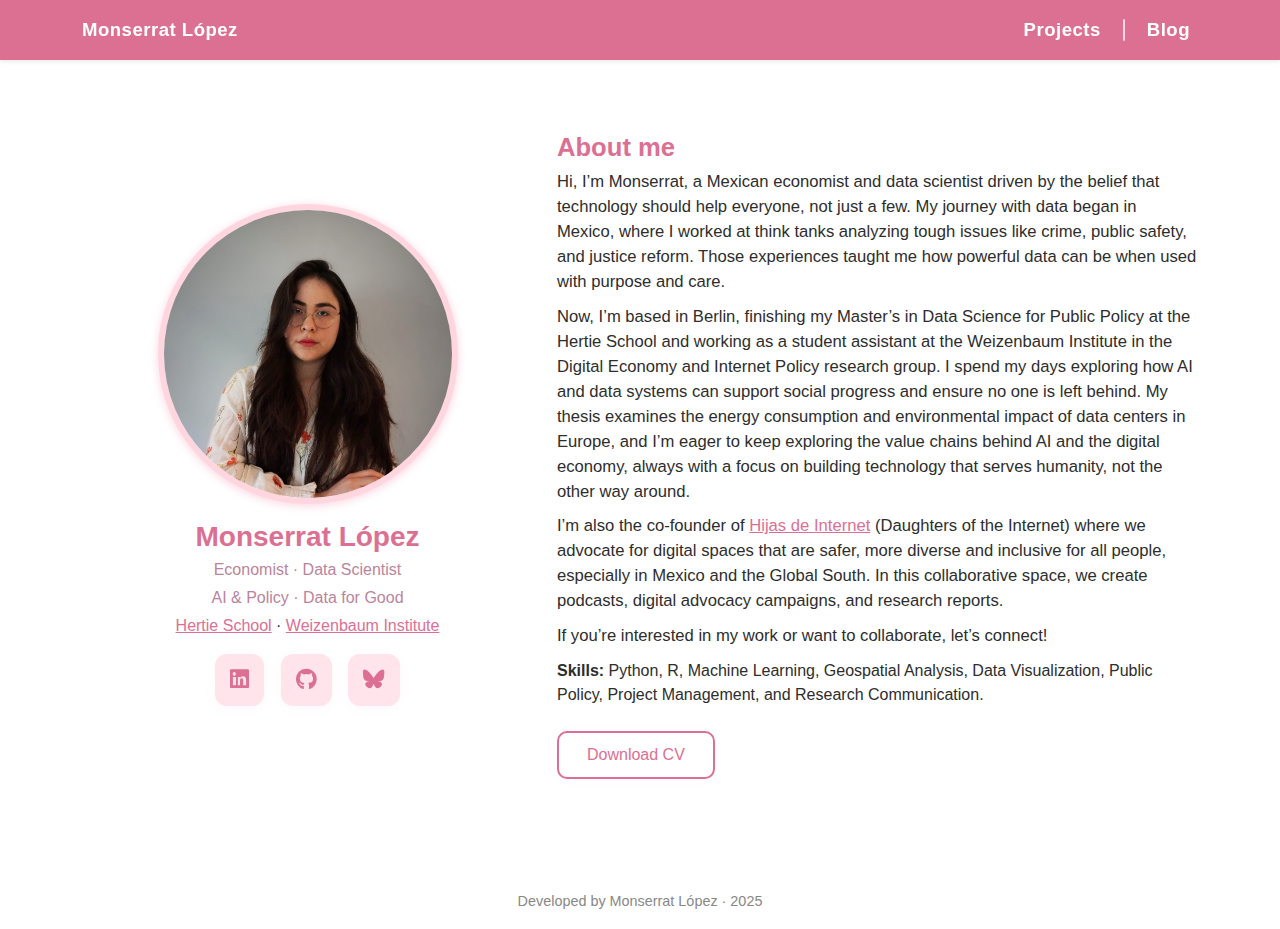
<file: index.html>
<!DOCTYPE html>
<html lang="en">
<head>
  <meta charset="UTF-8">
  <title>Monserrat López | Portfolio</title>
  <link rel="icon" type="image/png" href="static/favicon.png">
  <link rel="shortcut icon" href="static/favicon.png">
  <meta name="viewport" content="width=device-width, initial-scale=1">
  <!-- Bootstrap 5 CDN -->
  <link href="https://cdn.jsdelivr.net/npm/bootstrap@5.3.0/dist/css/bootstrap.min.css" rel="stylesheet">
  <link rel="stylesheet" href="static/style.css">
  <!-- Font Awesome 6 CDN for icons -->
  <link rel="stylesheet" href="https://cdnjs.cloudflare.com/ajax/libs/font-awesome/6.5.2/css/all.min.css">
</head>

<body>
<nav class="navbar navbar-expand-lg navbar-peach shadow-sm mb-4">
  <div class="container">
    <a class="navbar-brand fw-bold" href="index.html">Monserrat López</a>
    <button class="navbar-toggler" type="button" data-bs-toggle="collapse" data-bs-target="#navbarNav">
      <span class="navbar-toggler-icon"></span>
    </button>
    <div class="collapse navbar-collapse" id="navbarNav">
      <ul class="navbar-nav ms-auto align-items-center">
        <li class="nav-item"><a class="nav-link" href="projects.html">Projects</a></li>
        <span class="nav-separator d-none d-lg-inline"></span>
        <li class="nav-item"><a class="nav-link" href="blog.html">Blog</a></li>
      </ul>
    </div>
  </div>
</nav>

<div class="container py-5">
  <div class="row justify-content-center align-items-center" style="min-height: 450px;">
    <!-- Left column: Photo + Info + Icons -->
    <div class="col-lg-5 col-md-6 col-12 d-flex flex-column align-items-center text-center">
      <img src="static/profile.jpg" alt="Monserrat López" class="profile-img mb-3">
      <h2 class="fw-bold mb-1" style="color: #db7093;">Monserrat López</h2>
      <div class="profile-title mb-1">Economist · Data Scientist</div>
      <div class="profile-title mb-1">AI & Policy · Data for Good</div>
      <div class="profile-org mb-2">
        <a href="https://www.hertie-school.org/" target="_blank" class="text-peach">Hertie School</a> ·
        <a href="https://www.weizenbaum-institut.de/" target="_blank" class="text-peach">Weizenbaum Institute</a>
      </div>
      <div class="icon-links mt-2">
        <a href="https://www.linkedin.com/in/monserratlopezperez/" target="_blank" class="icon-link" title="LinkedIn">
          <i class="fab fa-linkedin"></i>
        </a>
        <a href="https://github.com/Monlo" target="_blank" class="icon-link" title="GitHub">
          <i class="fab fa-github"></i>
        </a>
        <a href="https://bsky.app/profile/moonlo.bsky.social" target="_blank" class="icon-link" title="Bluesky">
          <i class="fa-brands fa-bluesky"></i>
        </a>
      </div>
    </div>

    <!-- Right column: About/Bio -->
    <div class="col-lg-7 col-md-6 col-12 d-flex flex-column justify-content-center align-items-start">
      <h3 class="bio-title">About me</h3>
      <p class="bio-text">
        Hi, I’m Monserrat, a Mexican economist and data scientist driven by the belief that technology should help everyone, not just a few. My journey with data began in Mexico, where I worked at think tanks analyzing tough issues like crime, public safety, and justice reform. Those experiences taught me how powerful data can be when used with purpose and care.
      </p>
      <p class="bio-text">
        Now, I’m based in Berlin, finishing my Master’s in Data Science for Public Policy at the Hertie School and working as a student assistant at the Weizenbaum Institute in the Digital Economy and Internet Policy research group. I spend my days exploring how AI and data systems can support social progress and ensure no one is left behind. My thesis examines the energy consumption and environmental impact of data centers in Europe, and I’m eager to keep exploring the value chains behind AI and the digital economy, always with a focus on building technology that serves humanity, not the other way around.
      </p>
      <p class="bio-text">
        I’m also the co-founder of
        <a href="https://www.instagram.com/hijasdeinternet/" class="text-peach" target="_blank">Hijas de Internet</a> (Daughters of the Internet)
        where we advocate for digital spaces that are safer, more diverse and inclusive for all people, especially in Mexico and the Global South. In this collaborative space, we create podcasts, digital advocacy campaigns, and research reports.
      </p>
      <p class="bio-text">
        If you’re interested in my work or want to collaborate, let’s connect!
      </p>
      <p><strong>Skills:</strong> Python, R, Machine Learning, Geospatial Analysis, Data Visualization, Public Policy, Project Management, and Research Communication.</p>
      <a href="static/CV_Monserrat_Lopez.pdf" target="_blank" rel="noopener" class="btn btn-outline-peach mt-2">Download CV</a>
    </div>
  </div>
</div>

<footer class="text-center py-3 mt-5" style="font-size: 0.9rem; color: #888;">
  Developed by Monserrat López · 2025
</footer>

<!-- Bootstrap Bundle JS (includes Popper) -->
<script src="https://cdn.jsdelivr.net/npm/bootstrap@5.3.0/dist/js/bootstrap.bundle.min.js"></script>
</body>
</html>
</file>
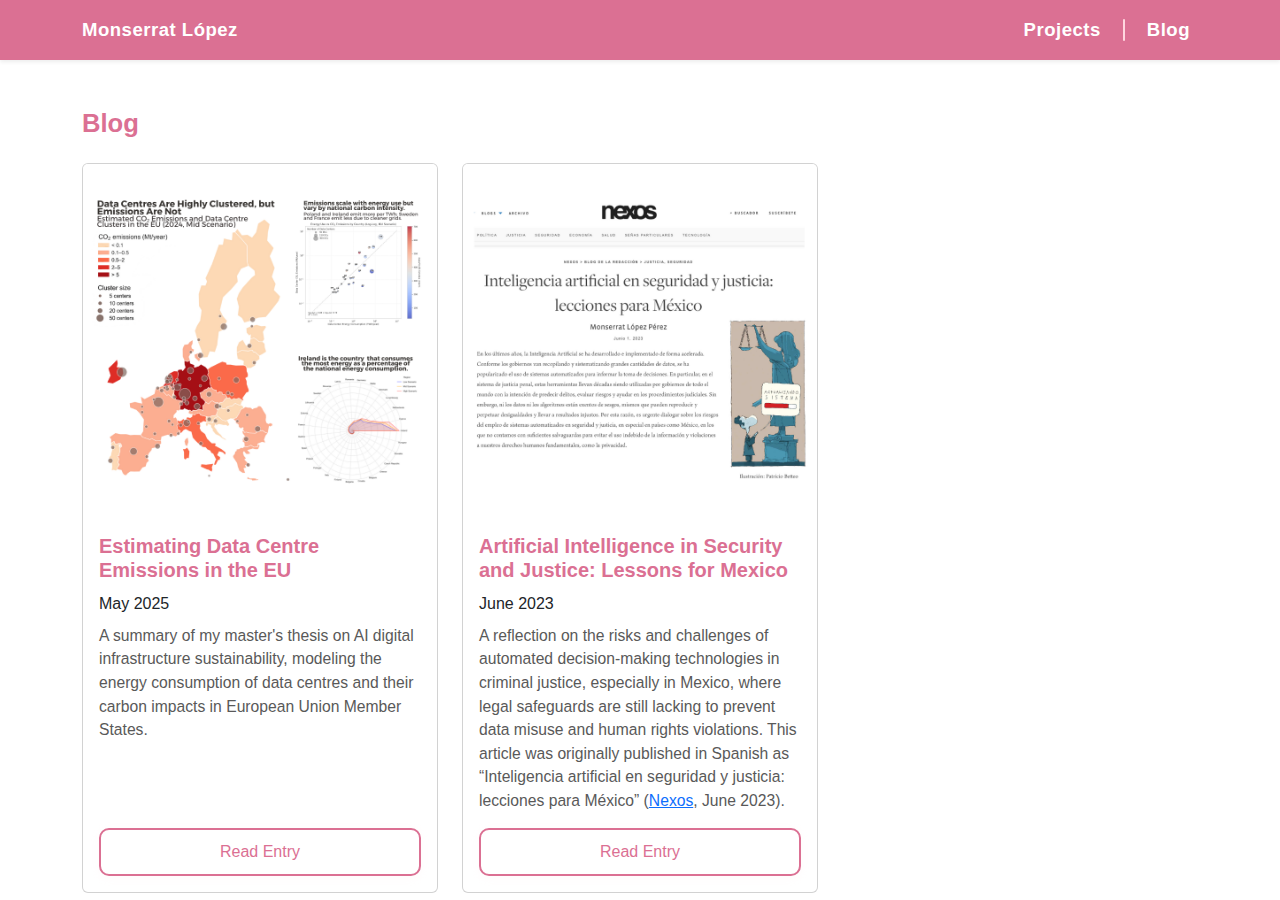
<file: blog.html>
<!DOCTYPE html>
<html lang="en">
<head>
    <meta charset="UTF-8">
    <title>Monserrat López | Portfolio</title>
    <link rel="icon" type="image/png" href="static/favicon.png">
    <link rel="shortcut icon" href="static/favicon.png">
    <meta name="viewport" content="width=device-width, initial-scale=1">
    <!-- Bootstrap 5 CDN -->
    <link href="https://cdn.jsdelivr.net/npm/bootstrap@5.3.0/dist/css/bootstrap.min.css" rel="stylesheet">
    <link rel="stylesheet" href="static/style.css">
    <!-- Font Awesome 6 CDN for icons -->
    <link rel="stylesheet" href="https://cdnjs.cloudflare.com/ajax/libs/font-awesome/6.5.2/css/all.min.css">
</head>
<body>
<nav class="navbar navbar-expand-lg navbar-peach shadow-sm mb-4">
  <div class="container">
    <a class="navbar-brand fw-bold" href="index.html">Monserrat López</a>
    <button class="navbar-toggler" type="button" data-bs-toggle="collapse" data-bs-target="#navbarNav">
      <span class="navbar-toggler-icon"></span>
    </button>
    <div class="collapse navbar-collapse" id="navbarNav">
      <ul class="navbar-nav ms-auto align-items-center">
        <li class="nav-item"><a class="nav-link" href="projects.html">Projects</a></li>
        <span class="nav-separator d-none d-lg-inline"></span>
        <li class="nav-item"><a class="nav-link" href="blog.html">Blog</a></li>
      </ul>
    </div>
  </div>
</nav>

<div class="container blog-list mt-5">
  <h2 class="section-title mb-4">Blog</h2>
  <div class="row g-4">

    <div class="col-md-6 col-lg-4">
      <div class="card blog-card h-100">
        <img src="static/img/energy_dc.png" class="card-img-top" alt="Estimating Data Centre Emissions in the EU">
        <div class="card-body d-flex flex-column">
          <h5 class="card-title">Estimating Data Centre Emissions in the EU</h5>
          <div class="blog-meta mb-2">May 2025</div>
          <p class="card-text">
            A summary of my master's thesis on AI digital infrastructure sustainability, modeling the energy consumption of data centres and their carbon impacts in European Union Member States.
          </p>
          <a href="blog/datacenter-emissions.html" class="btn btn-outline-peach mt-auto">Read Entry</a>
        </div>
      </div>
    </div>

    <div class="col-md-6 col-lg-4">
      <div class="card blog-card h-100">
        <img src="static/img/IA_criminal_justice.png" class="card-img-top" alt="Artificial Intelligence in Security and Justice: Lessons for Mexico">
        <div class="card-body d-flex flex-column">
          <h5 class="card-title">Artificial Intelligence in Security and Justice: Lessons for Mexico</h5>
          <div class="blog-meta mb-2">June 2023</div>
          <p class="card-text">
            A reflection on the risks and challenges of automated decision-making technologies in criminal justice, especially in Mexico, where legal safeguards are still lacking to prevent data misuse and human rights violations. This article was originally published in Spanish as “Inteligencia artificial en seguridad y justicia: lecciones para México” (<a href="https://redaccion.nexos.com.mx/inteligencia-artificial-en-seguridad-y-justicia-lecciones-para-mexico/" target="_blank">Nexos</a>, June 2023).
          </p>
          <a href="blog/ai-criminal-justice.html" class="btn btn-outline-peach mt-auto">Read Entry</a>
        </div>
      </div>
    </div>

  </div>
</div>

<!-- Bootstrap Bundle JS (includes Popper) -->
<script src="https://cdn.jsdelivr.net/npm/bootstrap@5.3.0/dist/js/bootstrap.bundle.min.js"></script>
</body>
</html>
</file>
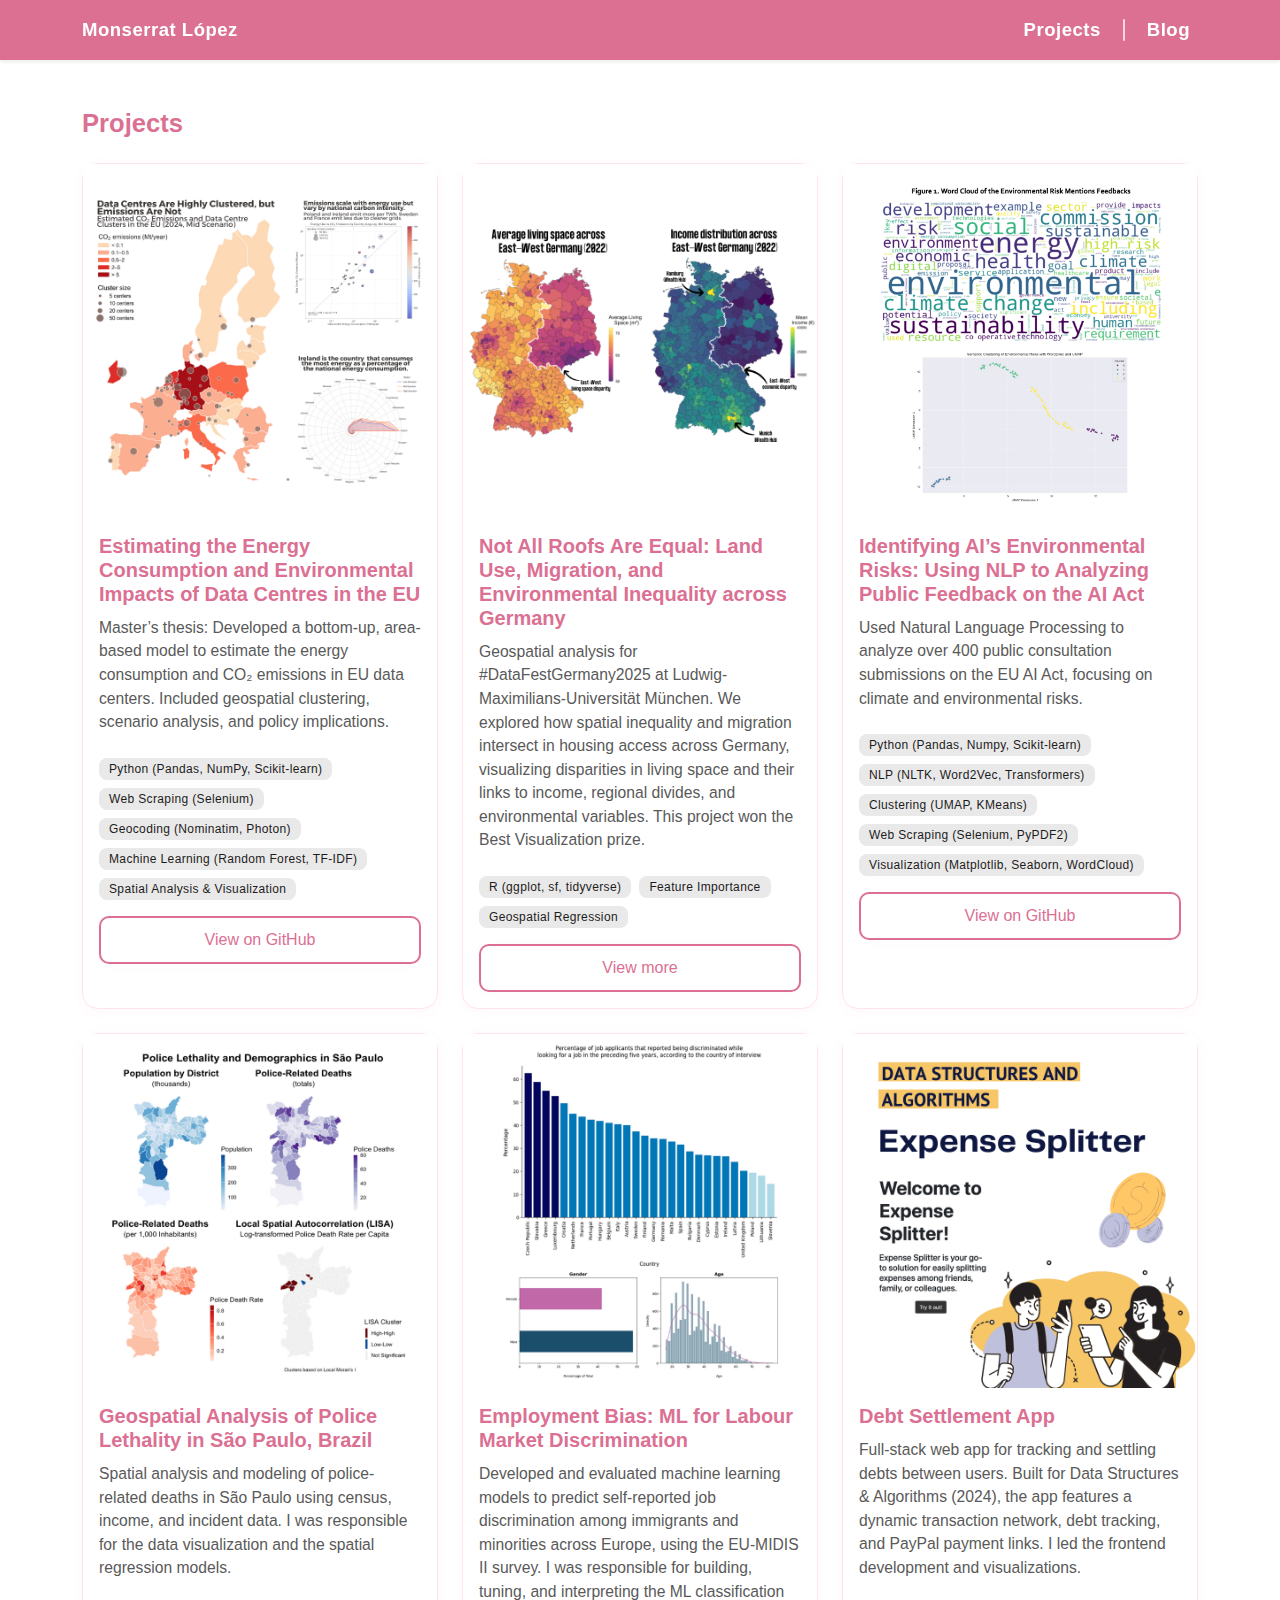
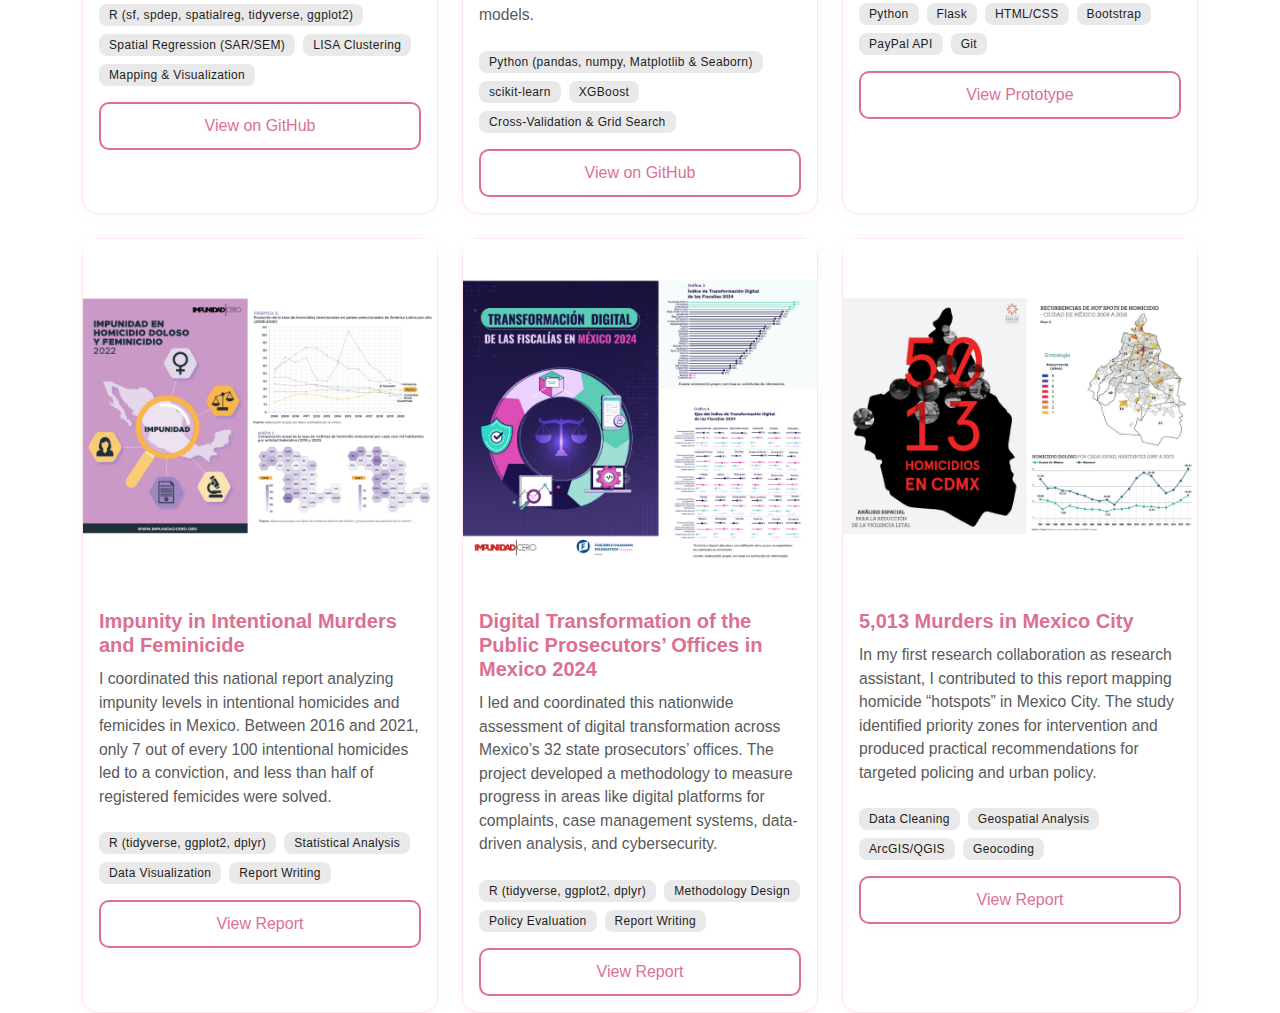
<file: projects.html>
<!DOCTYPE html>
<html lang="en">
<head>
  <meta charset="UTF-8">
  <title>Monserrat López | Portfolio</title>
  <link rel="icon" type="image/png" href="static/favicon.png">
  <link rel="shortcut icon" href="static/favicon.png">
  <meta name="viewport" content="width=device-width, initial-scale=1">
  <!-- Bootstrap 5 CDN -->
  <link href="https://cdn.jsdelivr.net/npm/bootstrap@5.3.0/dist/css/bootstrap.min.css" rel="stylesheet">
  <link rel="stylesheet" href="static/style.css">
  <!-- Font Awesome 6 CDN for icons -->
  <link rel="stylesheet" href="https://cdnjs.cloudflare.com/ajax/libs/font-awesome/6.5.2/css/all.min.css">
</head>
<body>
<nav class="navbar navbar-expand-lg navbar-peach shadow-sm mb-4">
  <div class="container">
    <a class="navbar-brand fw-bold" href="index.html">Monserrat López</a>
    <button class="navbar-toggler" type="button" data-bs-toggle="collapse" data-bs-target="#navbarNav">
      <span class="navbar-toggler-icon"></span>
    </button>
    <div class="collapse navbar-collapse" id="navbarNav">
      <ul class="navbar-nav ms-auto align-items-center">
        <li class="nav-item"><a class="nav-link" href="projects.html">Projects</a></li>
        <span class="nav-separator d-none d-lg-inline"></span>
        <li class="nav-item"><a class="nav-link" href="blog.html">Blog</a></li>
      </ul>
    </div>
  </div>
</nav>

<div class="container project-list mt-5">
  <h2 class="section-title mb-4">Projects</h2>
  <div class="row g-4">

    <!-- Project 1 -->
    <div class="col-md-6 col-lg-4">
      <div class="card project-card h-100">
        <img src="static/img/energy_dc.png" class="card-img-top" alt="Estimating Data Centres EU">
        <div class="card-body d-flex flex-column">
          <h5 class="card-title">Estimating the Energy Consumption and Environmental Impacts of Data Centres in the EU</h5>
          <p class="card-text">
            Master’s thesis: Developed a bottom-up, area-based model to estimate the energy consumption and CO₂ emissions in EU data centers. Included geospatial clustering, scenario analysis, and policy implications.
          </p>
          <div class="tech-row">
            <span class="tech-pill">Python (Pandas, NumPy, Scikit-learn)</span>
            <span class="tech-pill">Web Scraping (Selenium)</span>
            <span class="tech-pill">Geocoding (Nominatim, Photon)</span>
            <span class="tech-pill">Machine Learning (Random Forest, TF-IDF)</span>
            <span class="tech-pill">Spatial Analysis & Visualization</span>
          </div>
          <a href="https://github.com/Monlo/thesis-dc-emissions" class="btn btn-outline-peach mt-2" target="_blank">View on GitHub</a>
        </div>
      </div>
</div>

   <!-- Project 4 -->
    <div class="col-md-6 col-lg-4">
      <div class="card project-card h-100">
        <img src="static/img/germany.png" class="card-img-top" alt="Police Lethality Sao Paulo">
        <div class="card-body d-flex flex-column">
          <h5 class="card-title">Not All Roofs Are Equal: Land Use, Migration, and Environmental Inequality across Germany</h5>
          <p class="card-text">
          Geospatial analysis for #DataFestGermany2025 at Ludwig-Maximilians-Universität München. We explored how spatial inequality and migration intersect in housing access across Germany, visualizing disparities in living space and their links to income, regional divides, and environmental variables. This project won the Best Visualization prize.
          </p>
          <div class="tech-row">
            <span class="tech-pill">R (ggplot, sf, tidyverse) </span>
            <span class="tech-pill">Feature Importance</span>
            <span class="tech-pill">Geospatial Regression</span>
          </div>
          <a href="https://www.linkedin.com/feed/update/urn:li:activity:7312572714928476160/" class="btn btn-outline-peach mt-2" target="_blank">View more</a>
        </div>
      </div>
    </div>

    <!-- Project 3 -->
    <div class="col-md-6 col-lg-4">
      <div class="card project-card h-100">
        <img src="static/img/nlp.png" class="card-img-top" alt="AI Act Environmental Risks">
        <div class="card-body d-flex flex-column">
          <h5 class="card-title">Identifying AI’s Environmental Risks: Using NLP to Analyzing Public Feedback on the AI Act</h5>
          <p class="card-text">
              Used Natural Language Processing to analyze over 400 public consultation submissions on the EU AI Act, focusing on climate and environmental risks.
          </p>
          <div class="tech-row">
          <span class="tech-pill">Python (Pandas, Numpy, Scikit-learn)</span>
          <span class="tech-pill">NLP (NLTK, Word2Vec, Transformers)</span>
          <span class="tech-pill">Clustering (UMAP, KMeans)</span>
          <span class="tech-pill">Web Scraping (Selenium, PyPDF2)</span>
          <span class="tech-pill">Visualization (Matplotlib, Seaborn, WordCloud)</span>
          </div>
          <a href="https://github.com/Monlo/nlp-research-note-ai-act" class="btn btn-outline-peach mt-2" target="_blank">View on GitHub</a>
        </div>
      </div>
    </div>


    <!-- Project 4 -->
    <div class="col-md-6 col-lg-4">
      <div class="card project-card h-100">
        <img src="static/img/police_lethality.png" class="card-img-top" alt="Police Lethality Sao Paulo">
        <div class="card-body d-flex flex-column">
          <h5 class="card-title">Geospatial Analysis of Police Lethality in São Paulo, Brazil</h5>
          <p class="card-text">
            Spatial analysis and modeling of police-related deaths in São Paulo using census, income, and incident data. I was responsible for the data visualization and the spatial regression models.
          </p>
          <div class="tech-row">
            <span class="tech-pill">R (sf, spdep, spatialreg, tidyverse, ggplot2)</span>
            <span class="tech-pill">Spatial Regression (SAR/SEM)</span>
            <span class="tech-pill">LISA Clustering</span>
            <span class="tech-pill">Mapping & Visualization</span>
          </div>
          <a href="https://github.com/Monlo/geospatial_analyisis" class="btn btn-outline-peach mt-2" target="_blank">View on GitHub</a>
        </div>
      </div>
    </div>


    <!-- Project 5 -->
    <div class="col-md-6 col-lg-4">
      <div class="card project-card h-100">
        <img src="static/img/employment_bias.png" class="card-img-top" alt="Employment Bias ML">
        <div class="card-body d-flex flex-column">
          <h5 class="card-title">Employment Bias: ML for Labour Market Discrimination</h5>
          <p class="card-text">
            Developed and evaluated machine learning models to predict self-reported job discrimination among immigrants and minorities across Europe, using the EU-MIDIS II survey. I was responsible for building, tuning, and interpreting the ML classification models.
          </p>
            <div class="tech-row">
              <span class="tech-pill">Python (pandas, numpy, Matplotlib & Seaborn)</span>
              <span class="tech-pill">scikit-learn</span>
              <span class="tech-pill">XGBoost</span>
              <span class="tech-pill">Cross-Validation & Grid Search</span>
            </div>
          <a href="https://github.com/Monlo/Employment-Bias" class="btn btn-outline-peach mt-2" target="_blank">View on GitHub</a>
        </div>
      </div>
    </div>

    <!-- Project 6 -->
    <div class="col-md-6 col-lg-4">
      <div class="card project-card h-100">
        <img src="static/img/debt_app.png" class="card-img-top" alt="Debt Settlement App">
        <div class="card-body d-flex flex-column">
          <h5 class="card-title">Debt Settlement App</h5>
          <p class="card-text">
            Full-stack web app for tracking and settling debts between users. Built for Data Structures & Algorithms (2024), the app features a dynamic transaction network, debt tracking, and PayPal payment links. I led the frontend development and visualizations.
          </p>
          <div class="tech-row">
            <span class="tech-pill">Python</span>
            <span class="tech-pill">Flask</span>
            <span class="tech-pill">HTML/CSS</span>
            <span class="tech-pill">Bootstrap</span>
            <span class="tech-pill">PayPal API</span>
            <span class="tech-pill">Git</span>
          </div>
          <a href="https://elena3er.pythonanywhere.com/" class="btn btn-outline-peach mt-2" target="_blank">View Prototype</a>
        </div>
      </div>
    </div>

    <!-- Project 7 -->
    <div class="col-md-6 col-lg-4">
      <div class="card project-card h-100">
        <img src="static/img/impunidad.png" class="card-img-top" alt="Impunity in Intentional Murders and Feminicide, Impunidad Cero 2022">
        <div class="card-body d-flex flex-column">
          <h5 class="card-title">Impunity in Intentional Murders and Feminicide</h5>
          <p class="card-text">
            I coordinated this national report analyzing impunity levels in intentional homicides and femicides in Mexico. Between 2016 and 2021, only 7 out of every 100 intentional homicides led to a conviction, and less than half of registered femicides were solved.
          </p>
          <div class="tech-row">
            <span class="tech-pill">R (tidyverse, ggplot2, dplyr)</span>
            <span class="tech-pill">Statistical Analysis</span>
            <span class="tech-pill">Data Visualization</span>
            <span class="tech-pill">Report Writing</span>
          </div>
          <a href="https://www.impunidadcero.org/uploads/app/articulo/175/contenido/1669895146I15.pdf" class="btn btn-outline-peach mt-2" target="_blank">View Report</a>
        </div>
      </div>
    </div>

<!-- Project 8 -->
    <div class="col-md-6 col-lg-4">
      <div class="card project-card h-100">
        <img src="static/img/transformaciondigital.png" class="card-img-top" alt="Impunity in Intentional Murders and Feminicide, Impunidad Cero 2022">
        <div class="card-body d-flex flex-column">
          <h5 class="card-title">Digital Transformation of the Public Prosecutors’ Offices in Mexico 2024</h5>
          <p class="card-text">
            I led and coordinated this nationwide assessment of digital transformation across Mexico’s 32 state prosecutors’ offices. The project developed a methodology to measure progress in areas like digital platforms for complaints, case management systems, data-driven analysis, and cybersecurity.
          </p>
          <div class="tech-row">
            <span class="tech-pill">R (tidyverse, ggplot2, dplyr)</span>
            <span class="tech-pill">Methodology Design</span>
            <span class="tech-pill">Policy Evaluation</span>
            <span class="tech-pill">Report Writing</span>
          </div>
          <a href="https://www.impunidadcero.org/uploads/app/articulo/212/contenido/1734045241Z66.pdf" class="btn btn-outline-peach mt-2" target="_blank">View Report</a>
        </div>
      </div>
    </div>

<!-- Project 9 -->
<div class="col-md-6 col-lg-4">
  <div class="card project-card h-100">
    <img src="static/img/homicidios_cdmx.png" class="card-img-top" alt="5,013 Murders in Mexico City, México Evalúa 2018">
    <div class="card-body d-flex flex-column">
      <h5 class="card-title">5,013 Murders in Mexico City</h5>
      <p class="card-text">
        In my first research collaboration as research assistant, I contributed to this report mapping homicide “hotspots” in Mexico City. The study identified priority zones for intervention and produced practical recommendations for targeted policing and urban policy.
      </p>
      <div class="tech-row">
        <span class="tech-pill">Data Cleaning</span>
        <span class="tech-pill">Geospatial Analysis</span>
        <span class="tech-pill">ArcGIS/QGIS</span>
        <span class="tech-pill">Geocoding</span>
      </div>
      <a href="https://www.mexicoevalua.org/wp-content/uploads/2018/10/5013HomicidiosCDMX.pdf" class="btn btn-outline-peach mt-2" target="_blank">View Report</a>
    </div>
  </div>
</div>

  </div>
</div>

<!-- Bootstrap Bundle JS (includes Popper) -->
<script src="https://cdn.jsdelivr.net/npm/bootstrap@5.3.0/dist/js/bootstrap.bundle.min.js"></script>
</body>
</html>
</file>
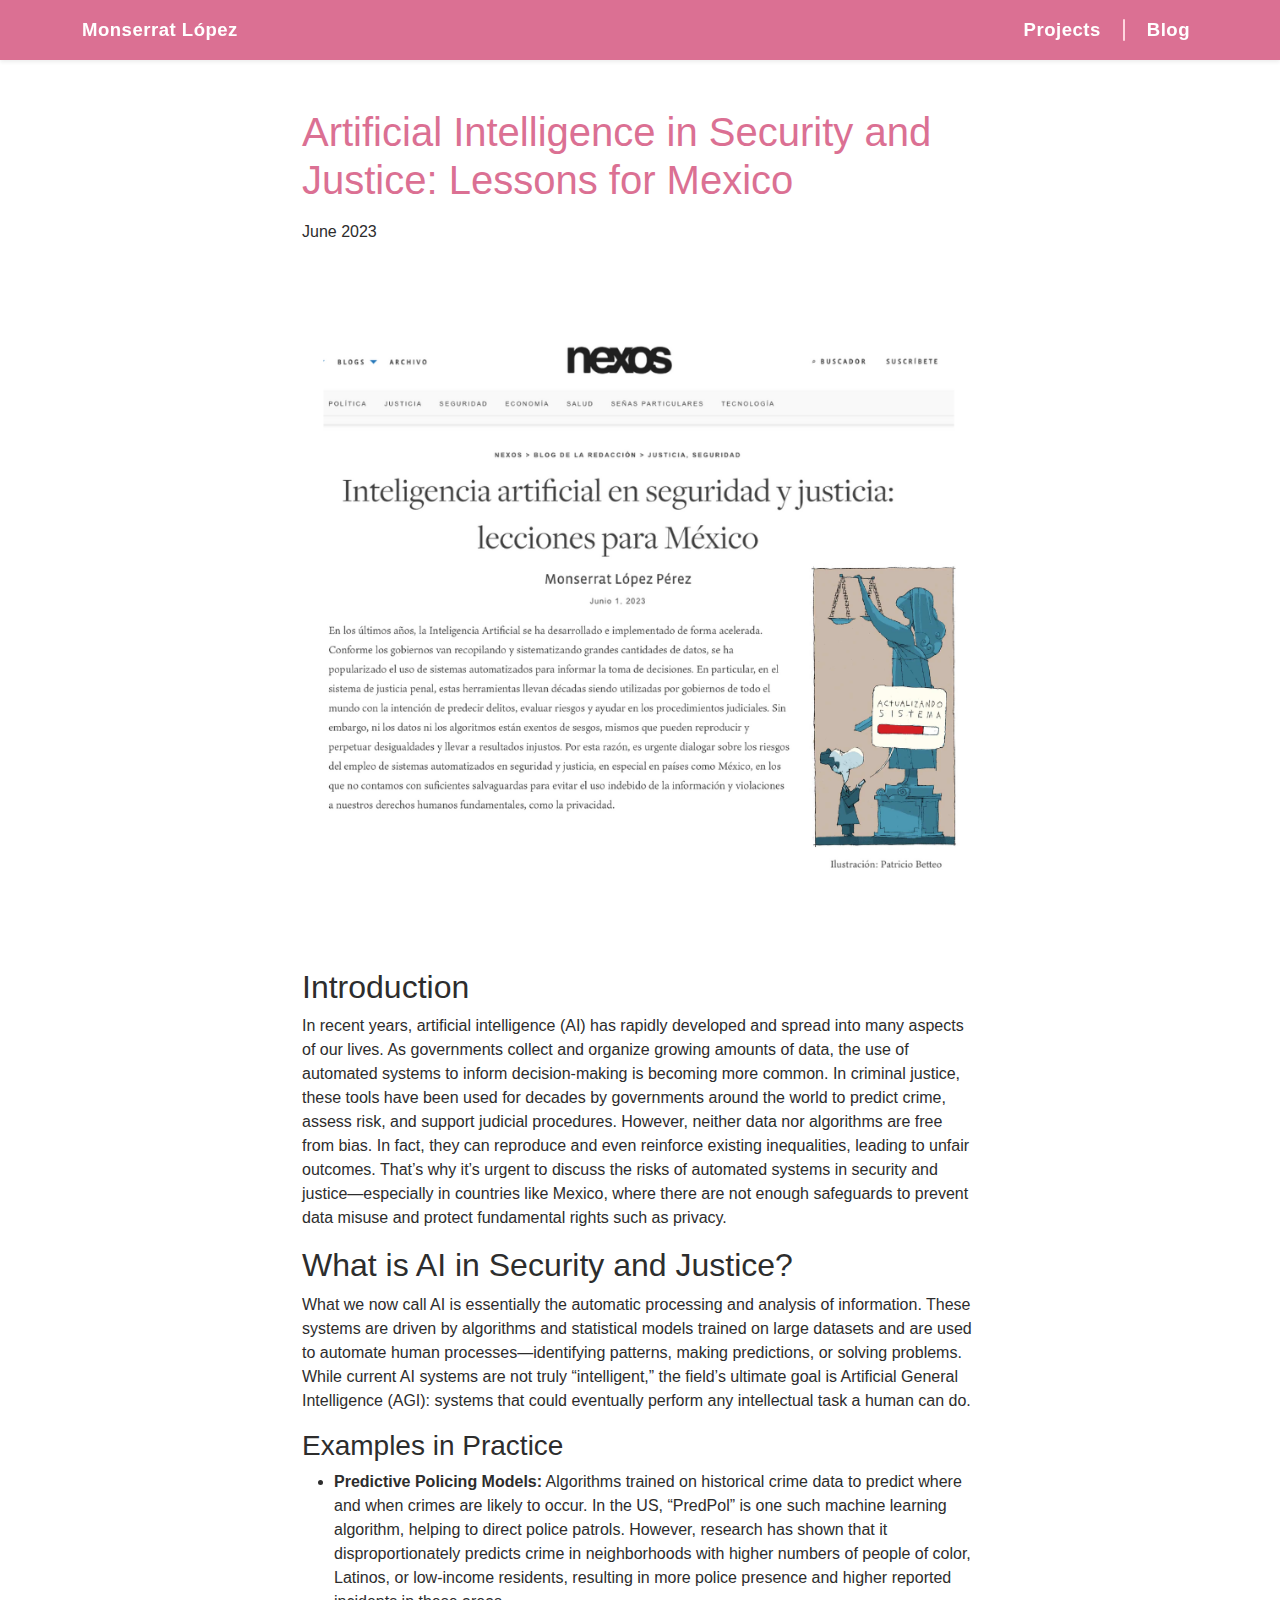
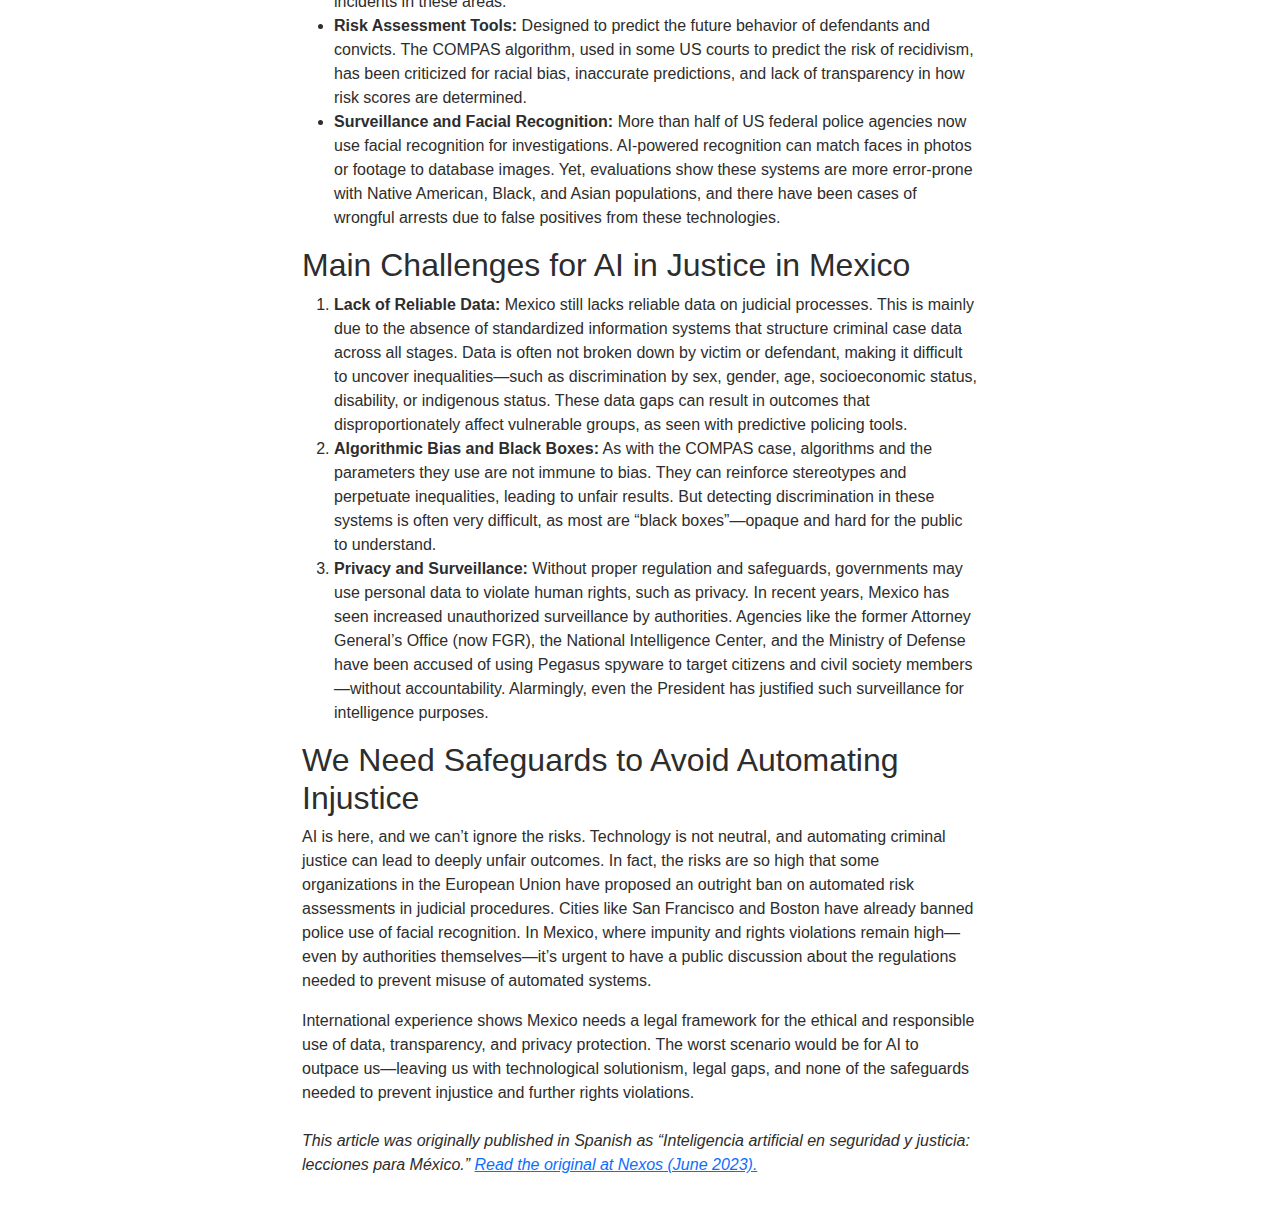
<file: blog/ai-criminal-justice.html>
<!DOCTYPE html>
<html lang="en">
<head>
    <meta charset="UTF-8">
    <title>Monserrat López | Portfolio</title>
    <link rel="icon" type="image/png" href="../static/favicon.png">
    <link rel="shortcut icon" href="../static/favicon.png">
    <meta name="viewport" content="width=device-width, initial-scale=1">
    <!-- Bootstrap 5 CDN -->
    <link href="https://cdn.jsdelivr.net/npm/bootstrap@5.3.0/dist/css/bootstrap.min.css" rel="stylesheet">
    <link rel="stylesheet" href="../static/style.css">
    <!-- Font Awesome 6 CDN for icons -->
    <link rel="stylesheet" href="https://cdnjs.cloudflare.com/ajax/libs/font-awesome/6.5.2/css/all.min.css">
</head>
<body>
<nav class="navbar navbar-expand-lg navbar-peach shadow-sm mb-4">
  <div class="container">
    <a class="navbar-brand fw-bold" href="../index.html">Monserrat López</a>
    <button class="navbar-toggler" type="button" data-bs-toggle="collapse" data-bs-target="#navbarNav">
      <span class="navbar-toggler-icon"></span>
    </button>
    <div class="collapse navbar-collapse" id="navbarNav">
      <ul class="navbar-nav ms-auto align-items-center">
        <li class="nav-item"><a class="nav-link" href="../projects.html">Projects</a></li>
        <span class="nav-separator d-none d-lg-inline"></span>
        <li class="nav-item"><a class="nav-link" href="../blog.html">Blog</a></li>
      </ul>
    </div>
  </div>
</nav>

<div class="container mt-5 mb-5" style="max-width: 700px;">
  <h1 class="mb-3" style="color: #db7093;">Artificial Intelligence in Security and Justice: Lessons for Mexico</h1>
  <div class="blog-meta mb-4">June 2023</div>
  <img src="../static/img/IA_criminal_justice.png" class="img-fluid rounded mb-4" alt="Artificial Intelligence in Security and Justice: Lessons for Mexico">
  <div class="blog-content">

    <h2>Introduction</h2>
    <p>
      In recent years, artificial intelligence (AI) has rapidly developed and spread into many aspects of our lives. As governments collect and organize growing amounts of data, the use of automated systems to inform decision-making is becoming more common. In criminal justice, these tools have been used for decades by governments around the world to predict crime, assess risk, and support judicial procedures. However, neither data nor algorithms are free from bias. In fact, they can reproduce and even reinforce existing inequalities, leading to unfair outcomes. That’s why it’s urgent to discuss the risks of automated systems in security and justice—especially in countries like Mexico, where there are not enough safeguards to prevent data misuse and protect fundamental rights such as privacy.
    </p>

    <h2>What is AI in Security and Justice?</h2>
    <p>
      What we now call AI is essentially the automatic processing and analysis of information. These systems are driven by algorithms and statistical models trained on large datasets and are used to automate human processes—identifying patterns, making predictions, or solving problems. While current AI systems are not truly “intelligent,” the field’s ultimate goal is Artificial General Intelligence (AGI): systems that could eventually perform any intellectual task a human can do.
    </p>

    <h3>Examples in Practice</h3>
    <ul>
      <li>
        <strong>Predictive Policing Models:</strong> Algorithms trained on historical crime data to predict where and when crimes are likely to occur. In the US, “PredPol” is one such machine learning algorithm, helping to direct police patrols. However, research has shown that it disproportionately predicts crime in neighborhoods with higher numbers of people of color, Latinos, or low-income residents, resulting in more police presence and higher reported incidents in these areas.
      </li>
      <li>
        <strong>Risk Assessment Tools:</strong> Designed to predict the future behavior of defendants and convicts. The COMPAS algorithm, used in some US courts to predict the risk of recidivism, has been criticized for racial bias, inaccurate predictions, and lack of transparency in how risk scores are determined.
      </li>
      <li>
        <strong>Surveillance and Facial Recognition:</strong> More than half of US federal police agencies now use facial recognition for investigations. AI-powered recognition can match faces in photos or footage to database images. Yet, evaluations show these systems are more error-prone with Native American, Black, and Asian populations, and there have been cases of wrongful arrests due to false positives from these technologies.
      </li>
    </ul>

    <h2>Main Challenges for AI in Justice in Mexico</h2>
    <ol>
      <li>
        <strong>Lack of Reliable Data:</strong> Mexico still lacks reliable data on judicial processes. This is mainly due to the absence of standardized information systems that structure criminal case data across all stages. Data is often not broken down by victim or defendant, making it difficult to uncover inequalities—such as discrimination by sex, gender, age, socioeconomic status, disability, or indigenous status. These data gaps can result in outcomes that disproportionately affect vulnerable groups, as seen with predictive policing tools.
      </li>
      <li>
        <strong>Algorithmic Bias and Black Boxes:</strong> As with the COMPAS case, algorithms and the parameters they use are not immune to bias. They can reinforce stereotypes and perpetuate inequalities, leading to unfair results. But detecting discrimination in these systems is often very difficult, as most are “black boxes”—opaque and hard for the public to understand.
      </li>
      <li>
        <strong>Privacy and Surveillance:</strong> Without proper regulation and safeguards, governments may use personal data to violate human rights, such as privacy. In recent years, Mexico has seen increased unauthorized surveillance by authorities. Agencies like the former Attorney General’s Office (now FGR), the National Intelligence Center, and the Ministry of Defense have been accused of using Pegasus spyware to target citizens and civil society members—without accountability. Alarmingly, even the President has justified such surveillance for intelligence purposes.
      </li>
    </ol>

    <h2>We Need Safeguards to Avoid Automating Injustice</h2>
    <p>
      AI is here, and we can’t ignore the risks. Technology is not neutral, and automating criminal justice can lead to deeply unfair outcomes. In fact, the risks are so high that some organizations in the European Union have proposed an outright ban on automated risk assessments in judicial procedures. Cities like San Francisco and Boston have already banned police use of facial recognition. In Mexico, where impunity and rights violations remain high—even by authorities themselves—it’s urgent to have a public discussion about the regulations needed to prevent misuse of automated systems.
    </p>
    <p>
      International experience shows Mexico needs a legal framework for the ethical and responsible use of data, transparency, and privacy protection. The worst scenario would be for AI to outpace us—leaving us with technological solutionism, legal gaps, and none of the safeguards needed to prevent injustice and further rights violations.
    </p>

    <p class="mt-4">
      <em>This article was originally published in Spanish as “Inteligencia artificial en seguridad y justicia: lecciones para México.” <a href="https://redaccion.nexos.com.mx/inteligencia-artificial-en-seguridad-y-justicia-lecciones-para-mexico/" target="_blank" rel="noopener">Read the original at Nexos (June 2023).</a></em>
    </p>
  </div>
</div>

</div>
<!-- Bootstrap Bundle JS (includes Popper) -->
<script src="https://cdn.jsdelivr.net/npm/bootstrap@5.3.0/dist/js/bootstrap.bundle.min.js"></script>
</body>

</html>
</file>
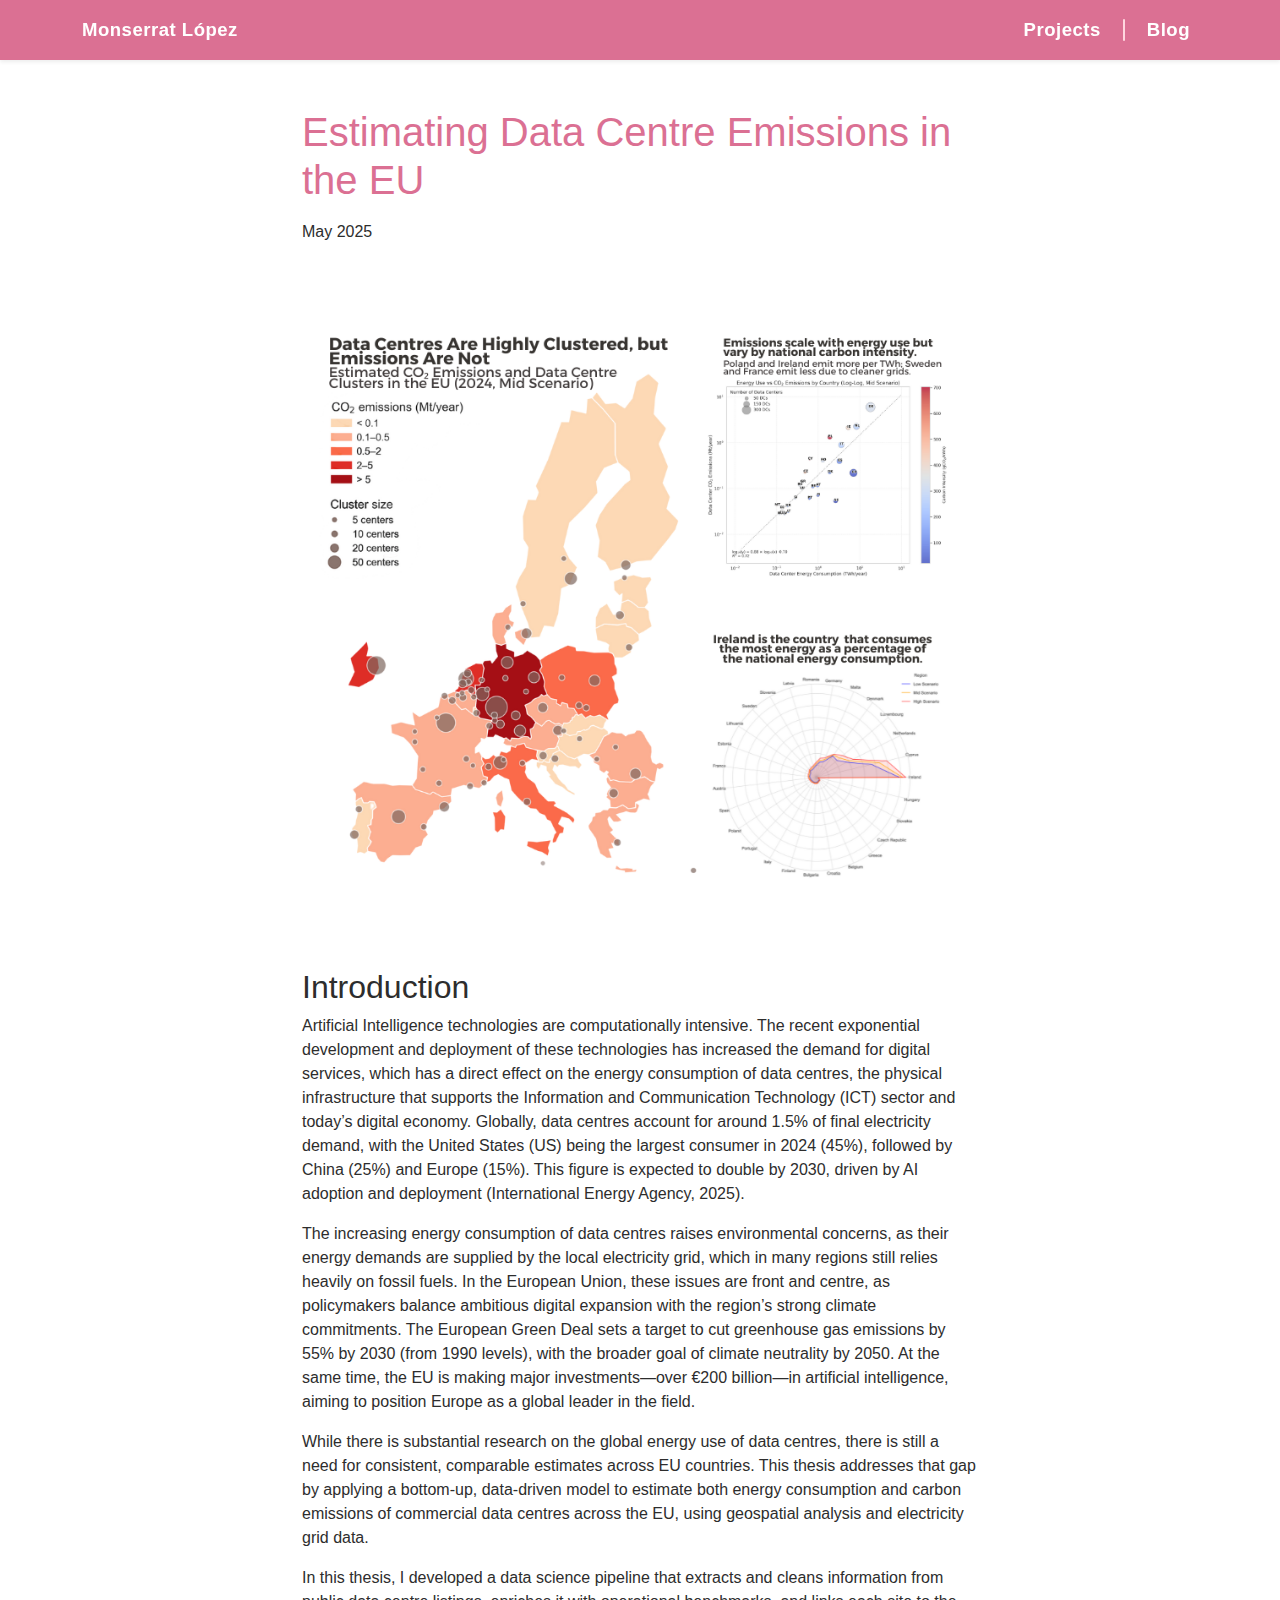
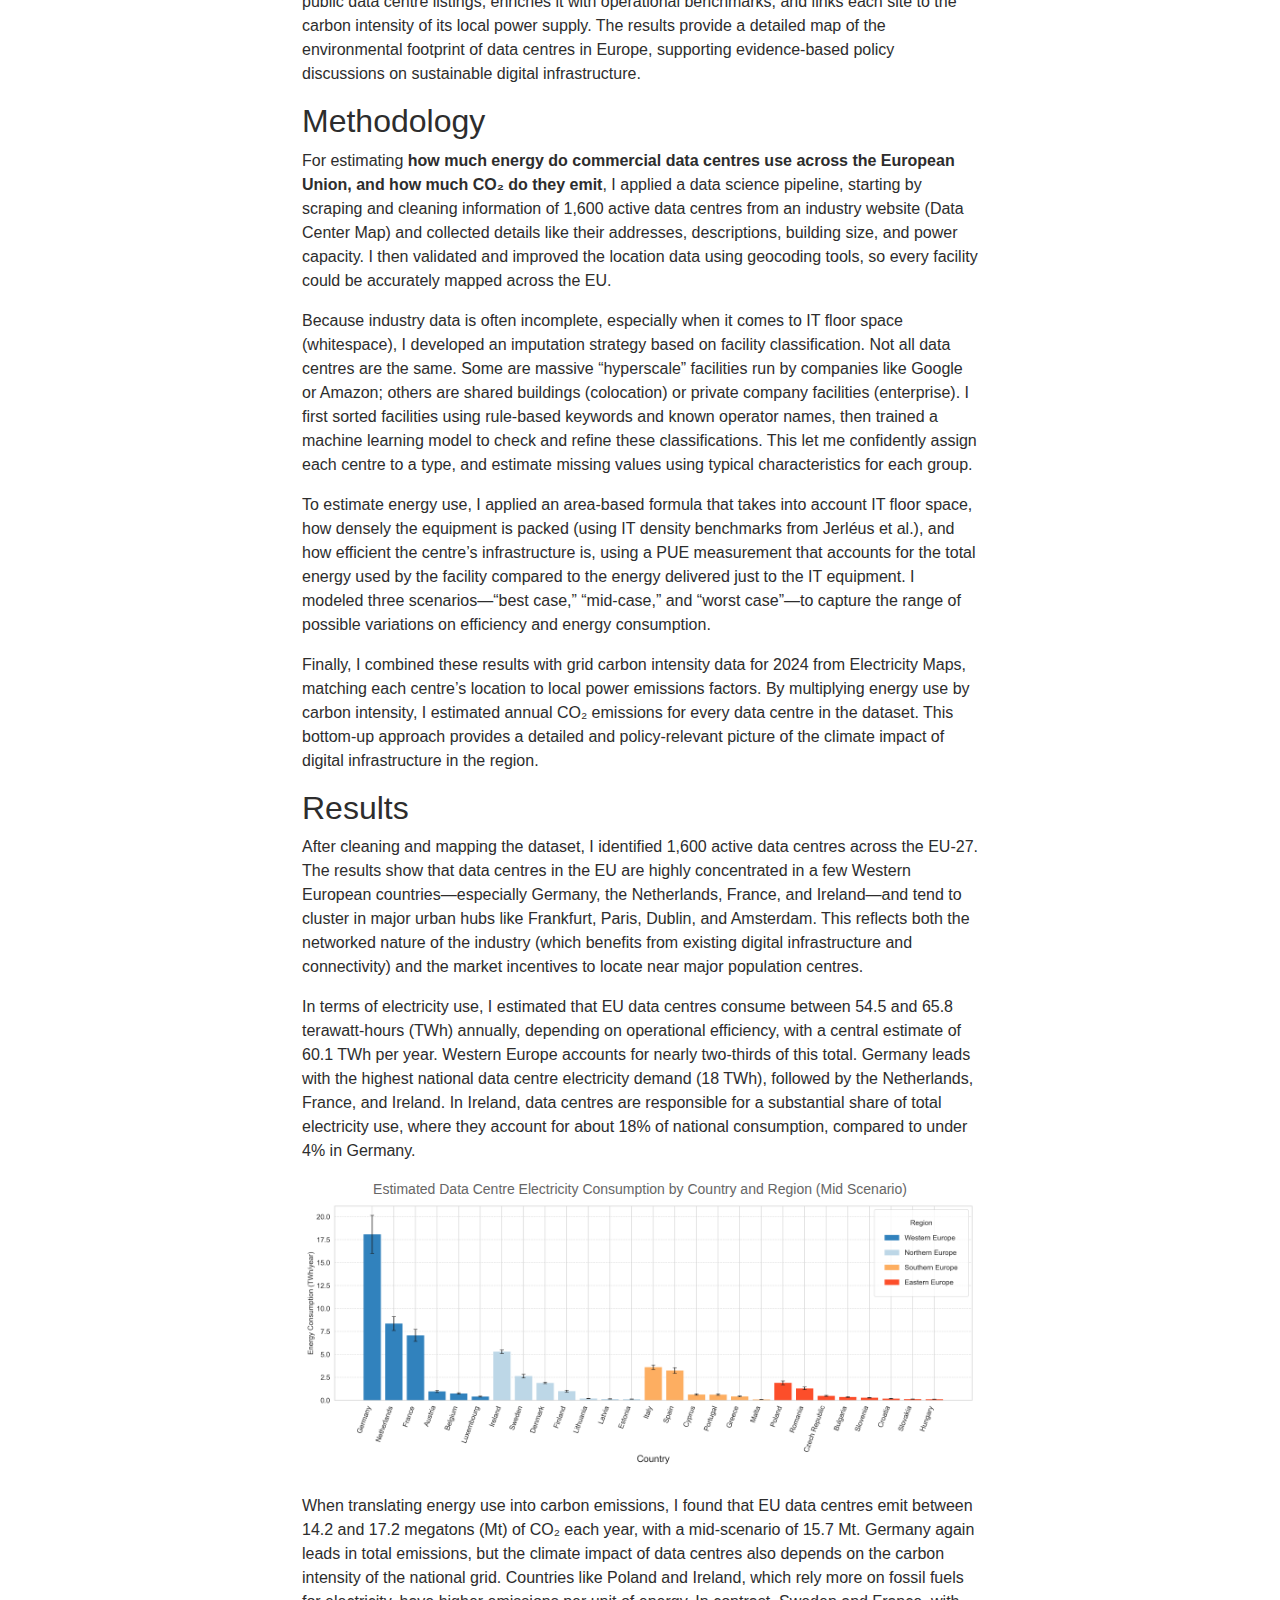
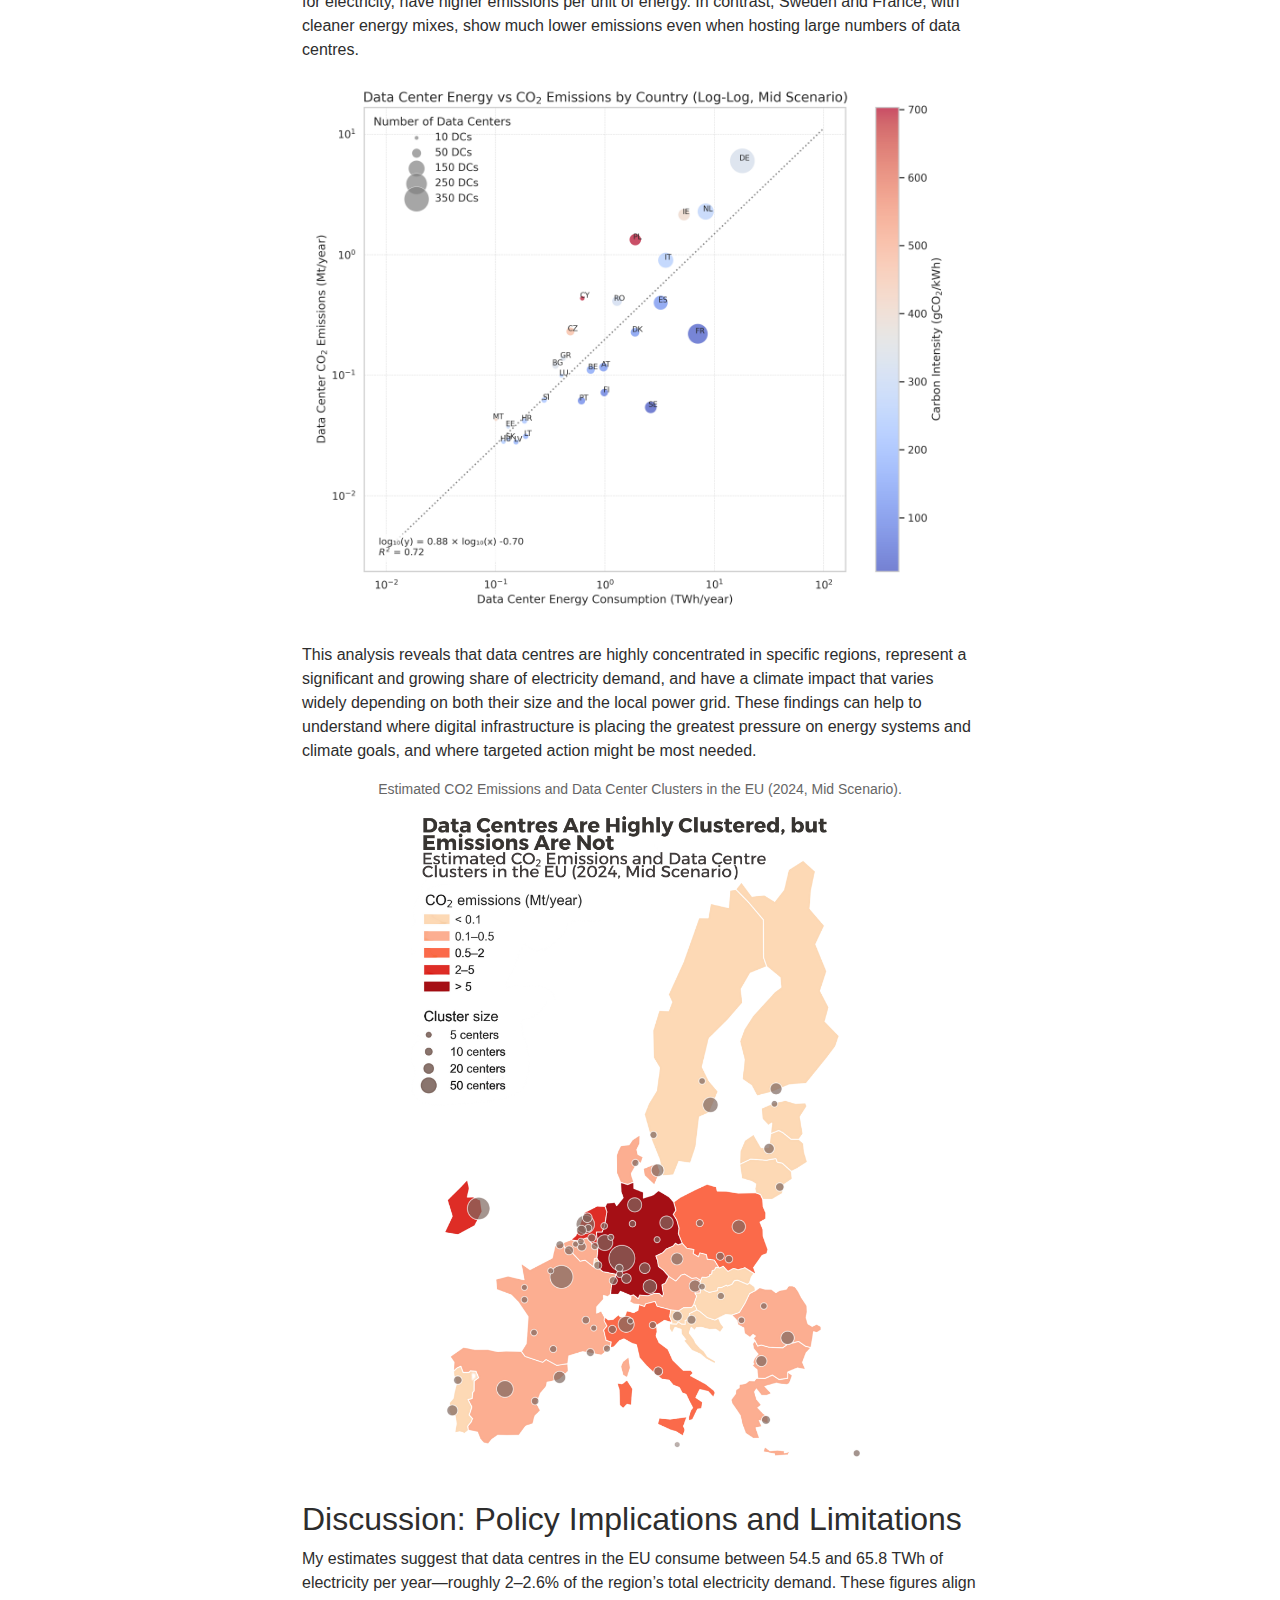
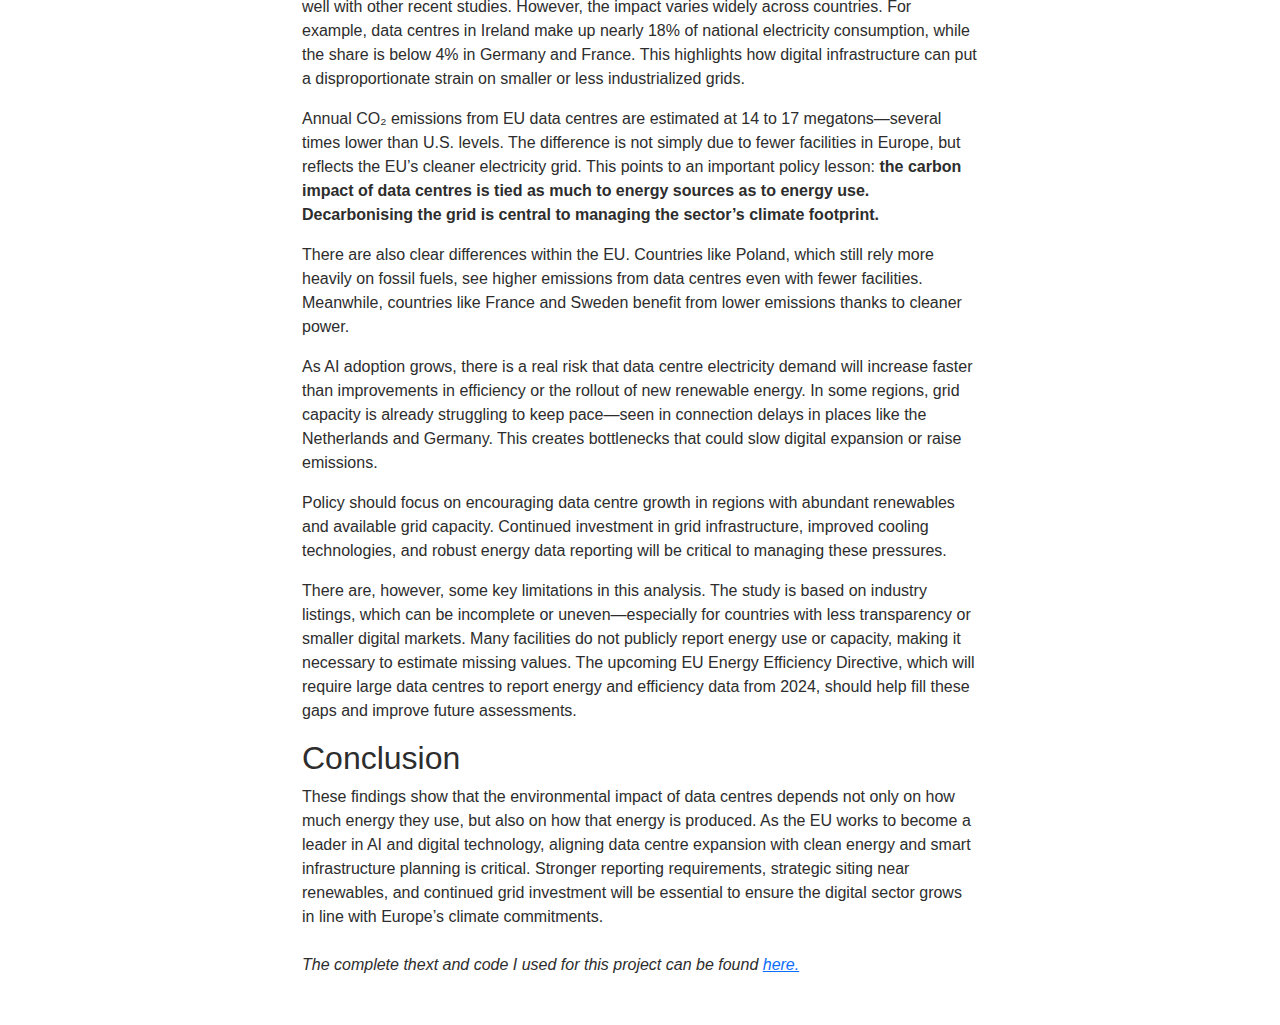
<file: blog/datacenter-emissions.html>
<!DOCTYPE html>
<html lang="en">
<head>
    <meta charset="UTF-8">
    <title>Monserrat López | Portfolio</title>
    <link rel="icon" type="image/png" href="../static/favicon.png">
    <link rel="shortcut icon" href="../static/favicon.png">
    <meta name="viewport" content="width=device-width, initial-scale=1">
    <!-- Bootstrap 5 CDN -->
    <link href="https://cdn.jsdelivr.net/npm/bootstrap@5.3.0/dist/css/bootstrap.min.css" rel="stylesheet">
    <link rel="stylesheet" href="../static/style.css">
    <!-- Font Awesome 6 CDN for icons -->
    <link rel="stylesheet" href="https://cdnjs.cloudflare.com/ajax/libs/font-awesome/6.5.2/css/all.min.css">

</head>
<body>
<nav class="navbar navbar-expand-lg navbar-peach shadow-sm mb-4">
  <div class="container">
    <a class="navbar-brand fw-bold" href="../index.html">Monserrat López</a>
    <button class="navbar-toggler" type="button" data-bs-toggle="collapse" data-bs-target="#navbarNav">
      <span class="navbar-toggler-icon"></span>
    </button>
    <div class="collapse navbar-collapse" id="navbarNav">
      <ul class="navbar-nav ms-auto align-items-center">
        <li class="nav-item"><a class="nav-link" href="../projects">Projects</a></li>
        <!-- Divider between links -->
        <span class="nav-separator d-none d-lg-inline"></span>
        <li class="nav-item"><a class="nav-link" href="../blog">Blog</a></li>
      </ul>
    </div>
  </div>
</nav>
<div class="container">
    
<div class="container mt-5 mb-5" style="max-width: 700px;">
  <h1 class="mb-3" style="color: #db7093;">Estimating Data Centre Emissions in the EU</h1>
  <div class="blog-meta mb-4">May 2025</div>
  <img src="../static/img/energy_dc.png" class="img-fluid rounded mb-4" alt="Estimating Data Centre Emissions in the EU">
  <div class="blog-content">

    <h2>Introduction</h2>
    <p>
      Artificial Intelligence technologies are computationally intensive. The recent exponential development and deployment of these technologies has increased the demand for digital services, which has a direct effect on the energy consumption of data centres, the physical infrastructure that supports the Information and Communication Technology (ICT) sector and today’s digital economy. Globally, data centres account for around 1.5% of final electricity demand, with the United States (US) being the largest consumer in 2024 (45%), followed by China (25%) and Europe (15%). This figure is expected to double by 2030, driven by AI adoption and deployment (International Energy Agency, 2025).
    </p>
    <p>
      The increasing energy consumption of data centres raises environmental concerns, as their energy demands are supplied by the local electricity grid, which in many regions still relies heavily on fossil fuels. In the European Union, these issues are front and centre, as policymakers balance ambitious digital expansion with the region’s strong climate commitments. The European Green Deal sets a target to cut greenhouse gas emissions by 55% by 2030 (from 1990 levels), with the broader goal of climate neutrality by 2050. At the same time, the EU is making major investments—over €200 billion—in artificial intelligence, aiming to position Europe as a global leader in the field.
    </p>
    <p>
      While there is substantial research on the global energy use of data centres, there is still a need for consistent, comparable estimates across EU countries. This thesis addresses that gap by applying a bottom-up, data-driven model to estimate both energy consumption and carbon emissions of commercial data centres across the EU, using geospatial analysis and electricity grid data.
    </p>
    <p>
      In this thesis, I developed a data science pipeline that extracts and cleans information from public data centre listings, enriches it with operational benchmarks, and links each site to the carbon intensity of its local power supply. The results provide a detailed map of the environmental footprint of data centres in Europe, supporting evidence-based policy discussions on sustainable digital infrastructure.
    </p>

    <h2>Methodology</h2>
    <p>
      For estimating <strong>how much energy do commercial data centres use across the European Union, and how much CO₂ do they emit</strong>, I applied a data science pipeline, starting by scraping and cleaning information of 1,600 active data centres from an industry website (Data Center Map) and collected details like their addresses, descriptions, building size, and power capacity. I then validated and improved the location data using geocoding tools, so every facility could be accurately mapped across the EU.
    </p>
    <p>
      Because industry data is often incomplete, especially when it comes to IT floor space (whitespace), I developed an imputation strategy based on facility classification. Not all data centres are the same. Some are massive “hyperscale” facilities run by companies like Google or Amazon; others are shared buildings (colocation) or private company facilities (enterprise). I first sorted facilities using rule-based keywords and known operator names, then trained a machine learning model to check and refine these classifications. This let me confidently assign each centre to a type, and estimate missing values using typical characteristics for each group.
    </p>
    <p>
      To estimate energy use, I applied an area-based formula that takes into account IT floor space, how densely the equipment is packed (using IT density benchmarks from Jerléus et al.), and how efficient the centre’s infrastructure is, using a PUE measurement that accounts for the total energy used by the facility compared to the energy delivered just to the IT equipment. I modeled three scenarios—“best case,” “mid-case,” and “worst case”—to capture the range of possible variations on efficiency and energy consumption.
    </p>
    <p>
      Finally, I combined these results with grid carbon intensity data for 2024 from Electricity Maps, matching each centre’s location to local power emissions factors. By multiplying energy use by carbon intensity, I estimated annual CO₂ emissions for every data centre in the dataset. This bottom-up approach provides a detailed and policy-relevant picture of the climate impact of digital infrastructure in the region.
    </p>

    <h2>Results</h2>
    <p>
      After cleaning and mapping the dataset, I identified 1,600 active data centres across the EU-27. The results show that data centres in the EU are highly concentrated in a few Western European countries—especially Germany, the Netherlands, France, and Ireland—and tend to cluster in major urban hubs like Frankfurt, Paris, Dublin, and Amsterdam. This reflects both the networked nature of the industry (which benefits from existing digital infrastructure and connectivity) and the market incentives to locate near major population centres.
    </p>
    <p>
      In terms of electricity use, I estimated that EU data centres consume between 54.5 and 65.8 terawatt-hours (TWh) annually, depending on operational efficiency, with a central estimate of 60.1 TWh per year. Western Europe accounts for nearly two-thirds of this total. Germany leads with the highest national data centre electricity demand (18 TWh), followed by the Netherlands, France, and Ireland. In Ireland, data centres are responsible for a substantial share of total electricity use, where they account for about 18% of national consumption, compared to under 4% in Germany.
    </p>

    <div class="text-center mb-4">
      <small class="d-block mt-2" style="color: #666;">Estimated Data Centre Electricity Consumption by Country and Region (Mid Scenario)</small>
      <img src="../static/img/energy_estimates.png" class="img-fluid rounded" alt="Energy consumption vs emissions">
    </div>

    <p>
      When translating energy use into carbon emissions, I found that EU data centres emit between 14.2 and 17.2 megatons (Mt) of CO₂ each year, with a mid-scenario of 15.7 Mt. Germany again leads in total emissions, but the climate impact of data centres also depends on the carbon intensity of the national grid. Countries like Poland and Ireland, which rely more on fossil fuels for electricity, have higher emissions per unit of energy. In contrast, Sweden and France, with cleaner energy mixes, show much lower emissions even when hosting large numbers of data centres.
    </p>

    <div class="text-center mb-4">
      <img src="../static/img/energy_emissions.png" class="img-fluid rounded" alt="Energy consumption vs emissions">
    </div>

    <p>
      This analysis reveals that data centres are highly concentrated in specific regions, represent a significant and growing share of electricity demand, and have a climate impact that varies widely depending on both their size and the local power grid. These findings can help to understand where digital infrastructure is placing the greatest pressure on energy systems and climate goals, and where targeted action might be most needed.
    </p>

    <div class="text-center mb-4">
      <small class="d-block mt-2" style="color: #666;">Estimated CO2 Emissions and Data Center Clusters in the EU (2024, Mid Scenario).</small>
      <img src="../static/img/emissions_clusters.png" class="img-fluid rounded" alt="Energy consumption vs emissions">
    </div>

    <h2>Discussion: Policy Implications and Limitations</h2>
    <p>
      My estimates suggest that data centres in the EU consume between 54.5 and 65.8 TWh of electricity per year—roughly 2–2.6% of the region’s total electricity demand. These figures align well with other recent studies. However, the impact varies widely across countries. For example, data centres in Ireland make up nearly 18% of national electricity consumption, while the share is below 4% in Germany and France. This highlights how digital infrastructure can put a disproportionate strain on smaller or less industrialized grids.
    </p>
    <p>
      Annual CO₂ emissions from EU data centres are estimated at 14 to 17 megatons—several times lower than U.S. levels. The difference is not simply due to fewer facilities in Europe, but reflects the EU’s cleaner electricity grid. This points to an important policy lesson: <strong>the carbon impact of data centres is tied as much to energy sources as to energy use. Decarbonising the grid is central to managing the sector’s climate footprint.</strong>
    </p>
    <p>
      There are also clear differences within the EU. Countries like Poland, which still rely more heavily on fossil fuels, see higher emissions from data centres even with fewer facilities. Meanwhile, countries like France and Sweden benefit from lower emissions thanks to cleaner power.
    </p>
    <p>
      As AI adoption grows, there is a real risk that data centre electricity demand will increase faster than improvements in efficiency or the rollout of new renewable energy. In some regions, grid capacity is already struggling to keep pace—seen in connection delays in places like the Netherlands and Germany. This creates bottlenecks that could slow digital expansion or raise emissions.
    </p>
    <p>
      Policy should focus on encouraging data centre growth in regions with abundant renewables and available grid capacity. Continued investment in grid infrastructure, improved cooling technologies, and robust energy data reporting will be critical to managing these pressures.
    </p>
    <p>
      There are, however, some key limitations in this analysis. The study is based on industry listings, which can be incomplete or uneven—especially for countries with less transparency or smaller digital markets. Many facilities do not publicly report energy use or capacity, making it necessary to estimate missing values. The upcoming EU Energy Efficiency Directive, which will require large data centres to report energy and efficiency data from 2024, should help fill these gaps and improve future assessments.
    </p>

    <h2>Conclusion</h2>
    <p>
      These findings show that the environmental impact of data centres depends not only on how much energy they use, but also on how that energy is produced. As the EU works to become a leader in AI and digital technology, aligning data centre expansion with clean energy and smart infrastructure planning is critical. Stronger reporting requirements, strategic siting near renewables, and continued grid investment will be essential to ensure the digital sector grows in line with Europe’s climate commitments.
    </p>

    <p class="mt-4">
      <em> The complete thext and code I used for this project can be found <a href="https://github.com/Monlo/thesis-dc-emissions" target="_blank" rel="noopener">here.</a></em>
    </p>
  </div>
</div>

</div>
<!-- Bootstrap Bundle JS (includes Popper) -->
<script src="https://cdn.jsdelivr.net/npm/bootstrap@5.3.0/dist/js/bootstrap.bundle.min.js"></script>
</body>

</html>
</file>
<file: static/style.css>
body {
  background: #fff;
  color: #2d2d2d;
  font-family: 'Inter', Arial, sans-serif;
  margin: 0;
  padding: 0;
}

/* Navbar adjustments */
.navbar-peach {
  background: #db7093 !important;
  border-bottom: none;
  position: sticky;
  top: 0;
  z-index: 1030;
}
.navbar-peach .navbar-brand,
.navbar-peach .nav-link {
  color: #fff !important;
  font-weight: 600;
  font-size: 1.16rem;
  letter-spacing: 0.5px;
}
.navbar-peach .nav-link:hover,
.navbar-peach .navbar-brand:hover {
  color: #ffd6df !important;
}

.nav-separator {
  display: inline-block;
  width: 2px;
  height: 22px;
  background: #ffd6df;
  margin: 0 14px;
  border-radius: 3px;
  vertical-align: middle;
}

/* Main container for the profile section */
.profile-container {
  max-width: 950px;
  margin: 0 auto;
  padding: 2.2rem 20px 2.2rem 20px;
}

/* Main section as a row: image/info left, bio right */
.main-section {
  background: #fff;
  box-shadow: none;
  border-radius: 0;
  margin-bottom: 0;
  display: flex;
  align-items: center;
  gap: 26px;
}

/* Profile photo and info column */
.profile-img {
  width: 300px;
  height: 300px;
  object-fit: cover;
  border-radius: 50%;
  border: 6px solid #ffd6df;
  background: #fff;
  margin-bottom: 1.2rem;
  box-shadow: 0 2px 10px #f6c0d1aa;
}

.fw-bold {
  font-size: 1.75rem;
}

.profile-title {
  font-size: 1rem;
  font-weight: 400;
  color: #bb849b;
  margin-bottom: 0.12rem;
}

.profile-org {
  font-size: 1rem;
  margin-bottom: 1rem;
}

.icon-links {
  margin-top: 0.6rem;
}

.icon-link {
  font-size: 1.35rem;
  color: #db7093;
  background: #ffe4ec;
  border-radius: 12px;
  padding: 10px 15px;
  margin: 0 6px;
  display: inline-block;
  transition: background 0.18s, color 0.18s, transform 0.15s;
  box-shadow: 0 2px 12px #ffd6df33;
}

.icon-link:hover {
  color: #fff;
  background: #db7093;
  transform: scale(1.12);
  text-decoration: none;
}

/* Right (bio) column */
.bio-title {
  font-weight: 700;
  color: #db7093;
  font-size: 1.6rem;
  margin-bottom: 0.48rem;
}

.bio-text {
  margin-bottom: 0.62rem;
  font-size: 1.04rem;
}

.btn-outline-peach {
  border: 2px solid #db7093;
  color: #db7093;
  background: #fff;
  border-radius: 10px;
  font-weight: 500;
  padding: 10px 28px;
  font-size: 1rem;
  transition: background 0.2s, color 0.2s;
  box-shadow: 0 2px 8px #ffd6df22;
  margin-top: 0.7rem;
  margin-left: 0;
}

.btn-outline-peach:hover,
.btn-outline-peach:focus {
  background: #db7093;
  color: #fff;
  border-color: #db7093;
  text-decoration: none;
}

.text-peach {
  color: #db7093 !important;
  text-decoration: underline;
  transition: color 0.16s;
}
.text-peach:hover {
  color: #c06082 !important;
}

/* Bootstrap gutter override for tighter columns */
.row.gx-4 {
  --bs-gutter-x: 1.25rem;
}

/* Responsive adjustments */
@media (max-width: 1100px) {
  .profile-container {
    max-width: 950px;
    margin: 0 auto;
    padding: 1.3rem 16px 1.3rem 16px;
  }
  .main-section {
    gap: 22px;
  }
  .profile-img {
    width: 180px;
    height: 180px;
  }
}

@media (max-width: 991px) {
  .main-section {
    flex-direction: column;
    align-items: center;
    gap: 14px;
  }
  .profile-img {
    width: 110px;
    height: 110px;
    margin-bottom: 1rem;
  }
  .bio-title {
    font-size: 1.05rem;
  }
  .btn-outline-peach {
    padding: 8px 18px;
    font-size: 0.98rem;
  }
}

/* Remove blue outline on buttons in some browsers */
.btn:focus,
.btn:active {
  outline: none !important;
  box-shadow: none !important;
}

/* Project Section */

.project-card {
  background: #fff;
  border-radius: 16px;
  box-shadow: 0 2px 12px #ffd6df33;
  border: 1px solid #ffe4ec;
  transition: box-shadow 0.19s;
}
.project-card:hover {
  box-shadow: 0 6px 20px #db709355;
}
.card-title {
  font-weight: 700;
  color: #db7093;
  margin-bottom: 0.65rem;
}
.card-text {
  font-size: 0.98rem;
  color: #595959;
}
.btn-outline-peach {
  margin-top: 0.6rem;
}
.section-title {
  font-size: 1.6rem;
  font-weight: 700;
  color: #db7093;
}

.tech-row {
  margin-top: 0.5rem;
  margin-bottom: 0.5rem;
  display: flex;
  flex-wrap: wrap;
  gap: 0.5rem;
}
.tech-pill {
  background: #eae9e9;
  color: #1c1c1c;
  border-radius: 8px;
  padding: 2px 10px;
  font-size: 0.75rem;
  font-weight: 500;
  display: inline-block;
  letter-spacing: 0.03em;
}
</file>
